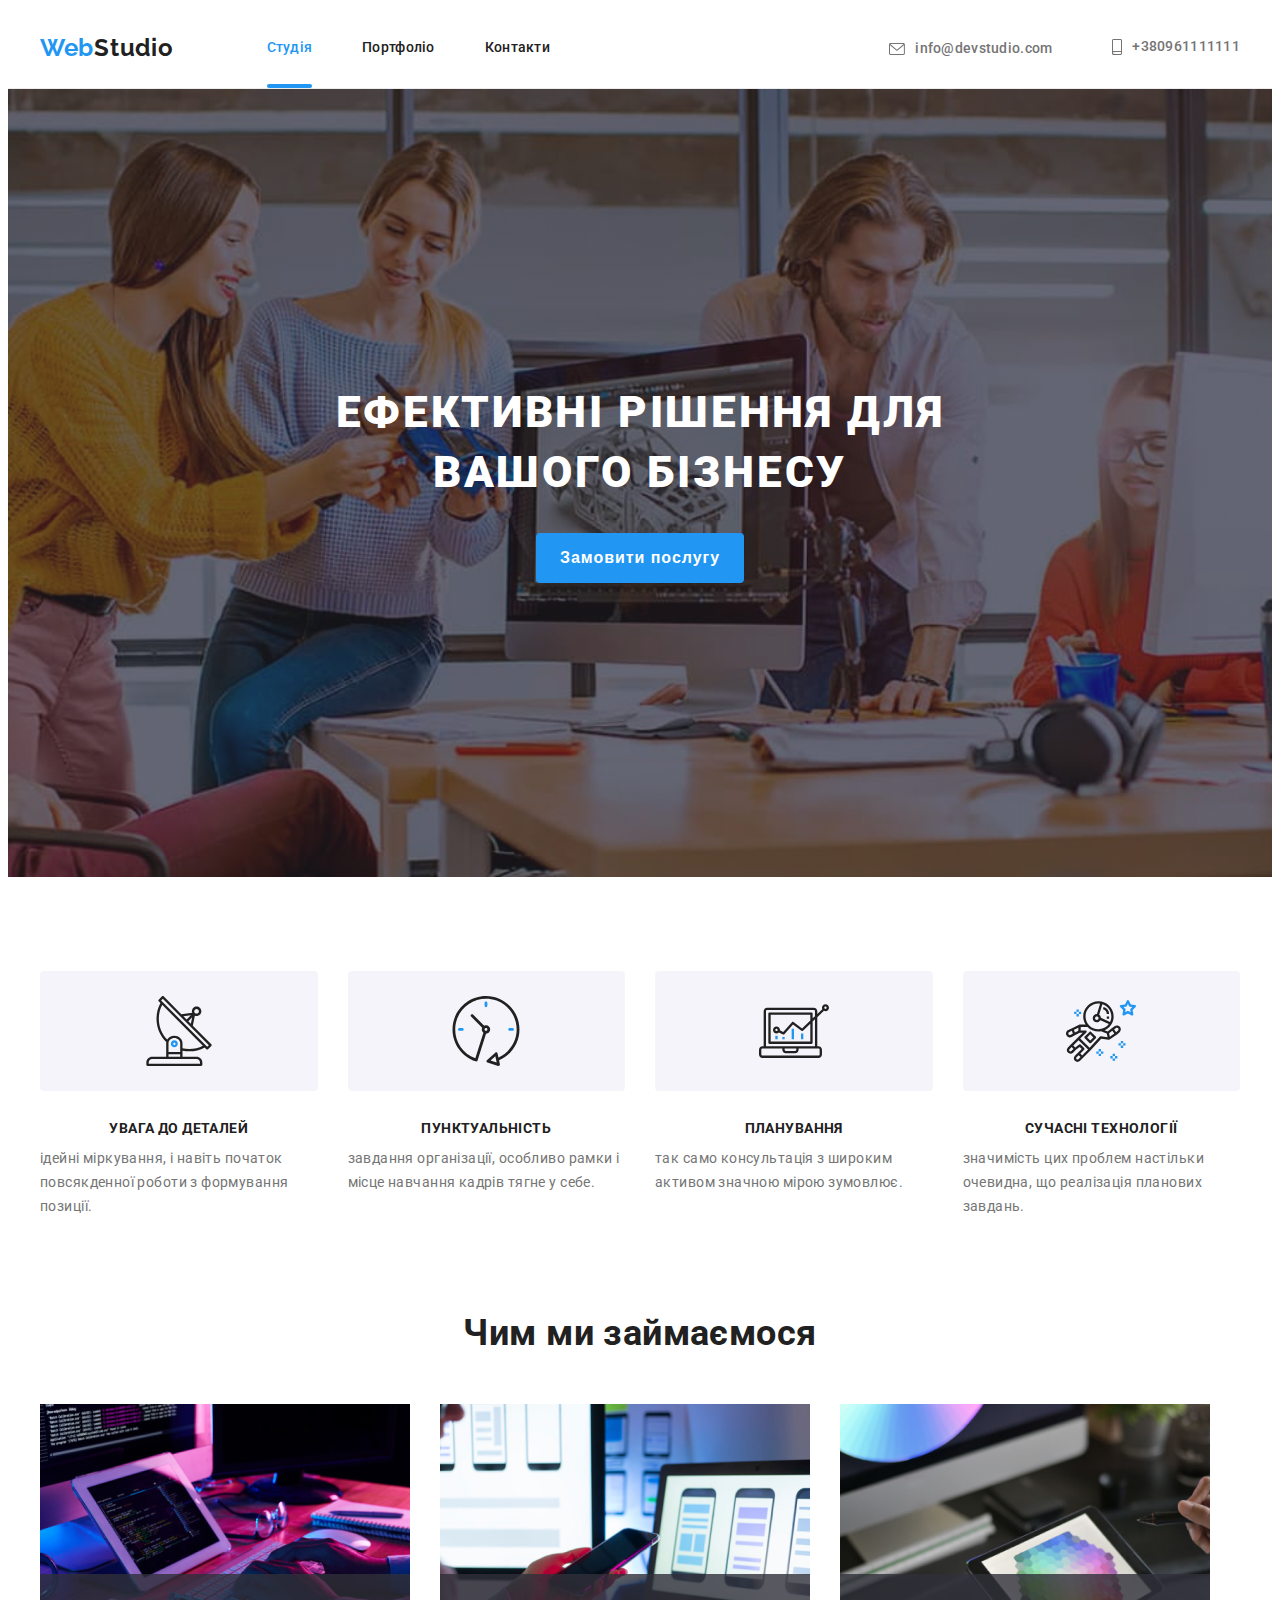
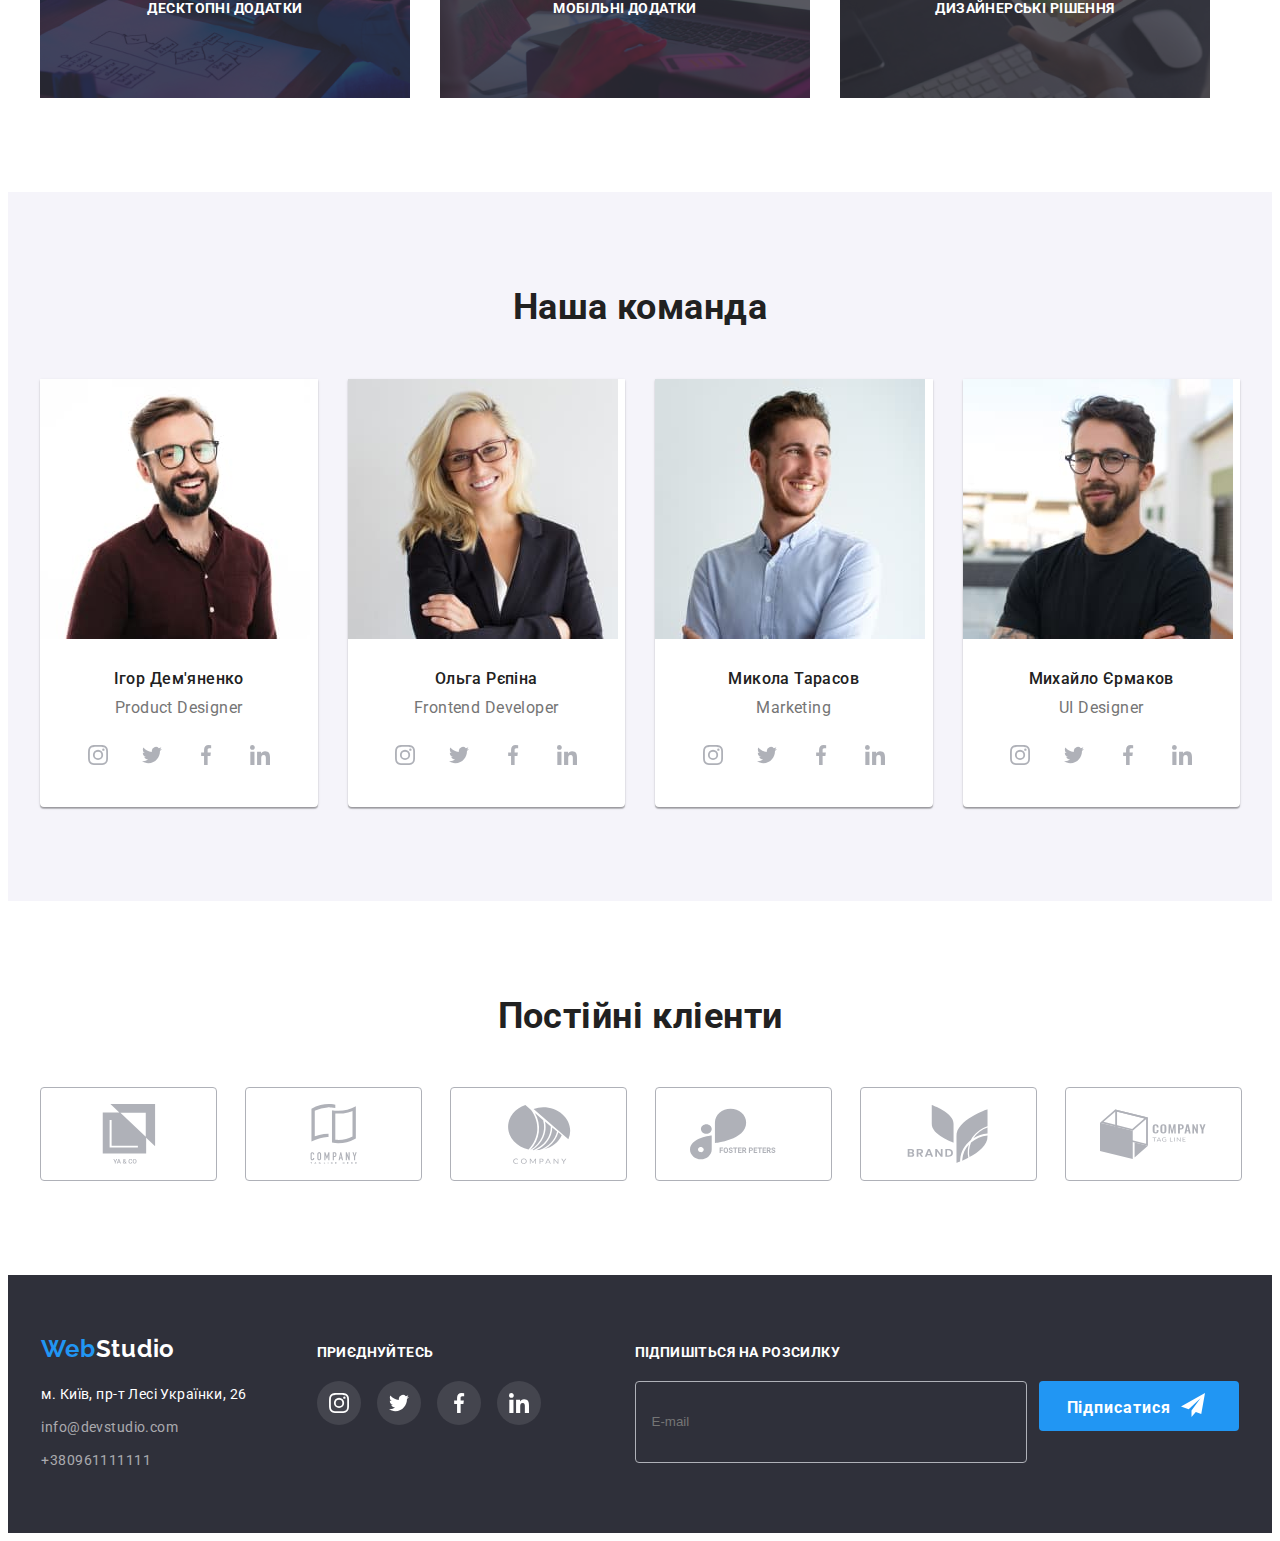
<file: index.html>
<!DOCTYPE html>
<html lang="uk">
  <head>
    <meta charset="UTF-8" />
    <meta name="viewport" content="width=device-width, initial-scale=1.0" />
    <title>Document</title>
    <link
      href="https://fonts.googleapis.com/css2?family=Raleway:wght@700&family=Roboto:wght@400;500;700;900&display=swap"
      rel="stylesheet"
    />
    <link
      rel="stylesheet"
      href="https://cdnjs.cloudflare.com/ajax/libs/modern-normalize/1.1.0/modern-normalize.min.css"
      integrity="sha512-wpPYUAdjBVSE4KJnH1VR1HeZfpl1ub8YT/NKx4PuQ5NmX2tKuGu6U/JRp5y+Y8XG2tV+wKQpNHVUX03MfMFn9Q=="
      crossorigin="anonymous"
      referrerpolicy="no-referrer"
    />
    <link rel="stylesheet" href="./css/main.min.css" />
  </head>
  <body class="page">

    <!--Шапка сайта-->
    <header class="header">
      <div class="container contact__container">
        <nav class="navigation">
          <a href="./index.html" class="logo"
            ><span>Web</span><span class="studio">Studio</span></a
          >
          <ul class="menu list">
            <li><a href="Студія" class="menu__link link current">Студія</a></li>
            <li>
              <a href="./portfolio.html" class="menu__link link">Портфоліо</a>
            </li>
            <li><a href="Контакти" class="menu__link link">Контакти</a></li>
          </ul>
        </nav>
        <ul class="contact contact__item list">
          <li class="contact__list item">
            <a href="mailto:info@devstudio.com" class="contact__link link">
              <svg class="contact__icon" width="16" height="12">
                <use href="./images/icons.svg#icon-mail"></use>
              </svg>
              info@devstudio.com</a
            >
          </li>
          <li class="contact__list item">
            <a href="tel:+380961111111" class="contact__link link">
              <svg class="contact__icon" width="10" height="16">
                <use href="./images/icons.svg#icon-phone"></use>
              </svg>
              +380961111111</a
            >
          </li>
        </ul>
        <button type="button" class="menu-button-open" data-menu-open>
          <svg width="24" height="24">
            <use href="./images/symbol-defs.svg#icon-menu"></use>
          </svg>
      </div>
      <div class="mob-menu is-hidden" data-menu>
        <div class="container">
          <button type="button" class="menu-button-close" data-menu-close>
            <svg width="40" height="40">
              <use href="./images/symbol-defs.svg#icon-close-black"></use>
            </svg>
          </button>
          <ul class="mob-menu__list">
            <li class="mob-menu__item"><a class="mob-menu__link link current" href="./index.html">Студія</a></li>
            <li class="mob-menu__item"><a class="mob-menu__link link" href="./portfolio.html">Портфоліо</a></li>
            <li class="mob-menu__item"><a class="mob-menu__link link" href="#">Контакти</a></li>
          </ul>
           <div class="mob-menu-bottom">
               <div class="mob-connect">
                  <a class="mob-connect__tel link" href="tel:+380961111111">
                     +38 096 111 11 11</a>
                  <a class="mob-connect__link link" href="mailto:info@devstudio.com">
                     info@devstudio.com</a>
               </div>
               <ul class="mob-social list">
                  <li class="mob-social-item"><a class="mob-social__link link" href="https://www.instagram.com">Instagram</a>
                  </li>
                  <li class="mob-social-item"><a class="mob-social__link link mob-social-line"
                        href="https://twitter.com">Twitter</a></li>
                  <li class="mob-social-item"><a class="mob-social__link link mob-social-line"
                        href="https://www.facebook.com">Facebook</a>
                  </li>
                  <li class="mob-social-item"><a class="mob-social__link link mob-social-line"
                        href="https://www.linkedin.com/">Linkedin</a>
                  </li>
               </ul>
            </div>
         </div>
      </div>
    </header>
    <main>
      <!--Герой-->
      <section class="section hero">
        <div class="container">
          <h1 class="hero-main__title">ефективні рішення для вашого бізнесу</h1>
          <button type="button" class="hero-main__btn" data-modal-open>
            Замовити послугу
          </button>
        </div>
      </section>

      <!--Особливості-->

      <section class="section section__peculiarities">
        <div class="container">
          <h2 class="visually-hidden">Переваги</h2>

          <ul class="peculiarities">
            <li class="peculiarities__list item">
              <div class="icons-title">
                <svg class="icons-title__soc icon" width="70" height="70">
                  <use href="./images/symbol-defs.svg#icon-antenna"></use>
                </svg>
              </div>
              <h3 class="peculiarities__title">УВАГА ДО ДЕТАЛЕЙ</h3>
              <p class="peculiarities__text">
                ідейні міркування, і навіть початок повсякденної роботи з
                формування позиції.
              </p>
            </li>
            <li class="peculiarities__list item">
              <div class="icons-title">
                <svg class="icons-title__soc icon" width="70" height="70">
                  <use href="./images/symbol-defs.svg#icon-clock"></use>
                </svg>
              </div>
              <h3 class="peculiarities__title">ПУНКТУАЛЬНІСТЬ</h3>
              <p class="peculiarities__text">
                завдання організації, особливо рамки і місце навчання кадрів
                тягне у себе.
              </p>
            </li>
            <li class="peculiarities__list item">
              <div class="icons-title">
                <svg class="icons-title__soc icon" width="70" height="70">
                  <use href="./images/symbol-defs.svg#icon-diagram"></use>
                </svg>
              </div>
              <h3 class="peculiarities__title">ПЛАНУВАННЯ</h3>
              <p class="peculiarities__text">
                так само консультація з широким активом значною мірою зумовлює.
              </p>
            </li>
            <li class="peculiarities__list item">
              <div class="icons-title">
                <svg class="icons-title__soc icon" width="70" height="70">
                  <use href="./images/symbol-defs.svg#icon-astronaut"></use>
                </svg>
              </div>
              <h3 class="peculiarities__title">СУЧАСНІ ТЕХНОЛОГІЇ</h3>
              <p class="peculiarities__text">
                значимість цих проблем настільки очевидна, що реалізація
                планових завдань.
              </p>
            </li>
          </ul>
        </div>
      </section>

      <!--Чим ми займаємося-->
      <section class="work section">
        <div class="container">
          <h2 class="section-title">Чим ми займаємося</h2>
          <ul class="container-work list">
            <li class="item">
              <div class="description-item">
                <div class="description">
                  <img
                    class="image-work"
                    srcset="./images/img-peg-1x.jpg, ./images/img-peg-2x.jpg"
                    alt="руки на клавіатурі перед планшетом"
                    width="370"
                  />
                  <p class="description-list">десктопні додатки</p>
                </div>
              </div>
            </li>
            <li class="item">
              <div class="description-item">
                <div class="description">
                  <img
                    class="image-work"
                    srcset="./images/img2-peg-1x.jpg, ./images/img2-peg-2x.jpg"
                    alt="планшет в руках"
                    width="370"
                  />
                  <p class="description-list">мобільні додатки</p>
                </div>
              </div>
            </li>
            <li class="item">
              <div class="description-item">
                <div class="description">
                  <img
                    class="image-work"
                    srcset="./images/img3-peg-1x.jpg, ./images/img3-peg-2x.jpg"
                    alt="телефон в руці"
                    width="370"
                  />
                  <p class="description-list">дизайнерські рішення</p>
                </div>
              </div>
            </li>
          </ul>
        </div>
      </section>

      <!--Наша команда-->
      <section class="section team">
        <div class="container">
          <h2 class="section-title">Наша команда</h2>
          <ul class="team-list list">
            <li class="team-container item">
              <picture>
                <source
                  srcset="./images/img-lep-1x.jpg, ./images/img-lep-1x.jpg"
                  media="(min-width:1200px)"
                />
                <source
                  srcset="./images/img-tab-1x.jpg, ./images/img-tab-2x.jpg"
                  media="(min-width:768px)"
                />
                <source
                  srcset="./images/img-mob-1x.jpg, ./images/img-mob-2x.jpg"
                  media="(max-width:767px)"
                />
                <img
                  srcset="./images/img-mob-1x.jpg, ./images/img-mob-2x.jpg"
                  src="./images/img4.jpg"
                  alt="photo"
                />
              </picture>
              <div class="team-comand">
                <h3 class="team-name">Ігор Дем'яненко</h3>
                <p class="team-position">Product Designer</p>
                <ul class="social-list">
                  <li>
                    <a class="social-item" href="">
                      <svg class="icon" width="20" height="20">
                        <use href="./images/icons.svg#icon-instagram"></use>
                      </svg>
                    </a>
                  </li>
                  <li>
                    <a class="social-item" href="">
                      <svg class="icon" width="20" height="20">
                        <use href="./images/icons.svg#icon-twitter"></use>
                      </svg>
                    </a>
                  </li>
                  <li>
                    <a class="social-item" href="">
                      <svg class="icon" width="20" height="20">
                        <use href="./images/icons.svg#icon-facebook"></use>
                      </svg>
                    </a>
                  </li>
                  <li>
                    <a class="social-item" href="">
                      <svg class="icon" width="20" height="20">
                        <use href="./images/icons.svg#icon-linkedin"></use>
                      </svg>
                    </a>
                  </li>
                </ul>
              </div>
            </li>
            <li class="team-container item">
              <picture>
                <source
                  srcset="./images/img2-lep-1x.jpg, ./images/img2-lep-2x.jpg"
                  media="(min-width:1200px)"
                />
                <source
                  srcset="./images/img2-tab-1x.jpg, ./images/img2-tab-2x.jpg"
                  media="(min-width:768px)"
                />
                <source
                  srcset="./images/img2-mob-1x.jpg, ./images/img2-mob-2x.jpg"
                  media="(max-width:767px)"
                />
                <img
                  srcset="./images/img2-mob-1x.jpg, ./images/img2-mob-2x.jpg"
                  src="./images/img2.jpg"
                  alt="photo"
                />
              </picture>
              <div class="team-comand">
                <h3 class="team-name">Ольга Рєпіна</h3>
                <p class="team-position">Frontend Developer</p>
                <ul class="social-list">
                  <li>
                    <a class="social-item" href="">
                      <svg class="icon" width="20" height="20">
                        <use href="./images/icons.svg#icon-instagram"></use>
                      </svg>
                    </a>
                  </li>
                  <li class="social-item">
                    <a class="social-item" href="">
                      <svg class="icon" width="20" height="20">
                        <use href="./images/icons.svg#icon-twitter"></use>
                      </svg>
                    </a>
                  </li>
                  <li class="social-item">
                    <a class="social-item" href="">
                      <svg class="icon" width="20" height="20">
                        <use href="./images/icons.svg#icon-facebook"></use>
                      </svg>
                    </a>
                  </li>
                  <li>
                    <a class="social-item" href="">
                      <svg class="icon" width="20" height="20">
                        <use href="./images/icons.svg#icon-linkedin"></use>
                      </svg>
                    </a>
                  </li>
                </ul>
              </div>
            </li>
            <li class="team-container item">
              <picture>
                <source
                  srcset="./images/img3-lep-1x.jpg, ./images/img3-lep-2x.jpg"
                  media="(min-width:1200px)"
                />
                <source
                  srcset="./images/img3-tab-1x.jpg, ./images/img3-tab-2x.jpg"
                  media="(min-width:768px)"
                />
                <source
                  srcset="./images/img3-mob-1x.jpg, ./images/img3-mob-2x.jpg"
                  media="(max-width:767px)"
                />
                <img
                  srcset="./images/img3-mob-1x.jpg, ./images/img3-mob-2x.jpg"
                  src="./images/img5.jpg"
                  alt="photo"
                />
              </picture>
              <div class="team-comand">
                <h3 class="team-name">Микола Тарасов</h3>
                <p class="team-position">Marketing</p>
                <ul class="social-list">
                  <li>
                    <a class="social-item" href="">
                      <svg class="icon" width="20" height="20">
                        <use href="./images/icons.svg#icon-instagram"></use>
                      </svg>
                    </a>
                  </li>
                  <li>
                    <a class="social-item" href="">
                      <svg class="icon" width="20" height="20">
                        <use href="./images/icons.svg#icon-twitter"></use>
                      </svg>
                    </a>
                  </li>
                  <li>
                    <a class="social-item" href="">
                      <svg class="icon" width="20" height="20">
                        <use href="./images/icons.svg#icon-facebook"></use>
                      </svg>
                    </a>
                  </li>
                  <li>
                    <a class="social-item" href="">
                      <svg class="icon" width="20" height="20">
                        <use href="./images/icons.svg#icon-linkedin"></use>
                      </svg>
                    </a>
                  </li>
                </ul>
              </div>
            </li>
            <li class="team-container item">
              <picture>
                <source
                  srcset="./images/img4-lep-1x.jpg, ./images/img4-lep-2x.jpg"
                  media="(min-width:1200px)"
                />
                <source
                  srcset="./images/img4-tab-1x.jpg, ./images/img4-tab-2x.jpg"
                  media="(min-width:768px)"
                />
                <source
                  srcset="./images/img4-mob-1x.jpg, ./images/img4-mob-2x.jpg"
                  media="(max-width:767px)"
                />
                <img
                  srcset="./images/img4-mob-1x.jpg, ./images/img4-mob-2x.jpg"
                  src="./images/img3.jpg"
                  alt="photo"
                />
              </picture>
              <div class="team-comand">
                <h3 class="team-name">Михайло Єрмаков</h3>
                <p class="team-position">UI Designer</p>
                <ul class="social-list">
                  <li>
                    <a class="social-item" href="">
                      <svg class="icon" width="20" height="20">
                        <use href="./images/icons.svg#icon-instagram"></use>
                      </svg>
                    </a>
                  </li>
                  <li>
                    <a class="social-item" href="">
                      <svg class="icon" width="20" height="20">
                        <use href="./images/icons.svg#icon-twitter"></use>
                      </svg>
                    </a>
                  </li>
                  <li>
                    <a class="social-item" href="">
                      <svg class="icon" width="20" height="20">
                        <use href="./images/icons.svg#icon-facebook"></use>
                      </svg>
                    </a>
                  </li>
                  <li>
                    <a class="social-item" href="">
                      <svg class="icon" width="20" height="20">
                        <use href="./images/icons.svg#icon-linkedin"></use>
                      </svg>
                    </a>
                  </li>
                </ul>
              </div>
            </li>
          </ul>
        </div>
      </section>
      <!--Постійні кліенти-->
      <section class="section">
        <div class="container">
          <h2 class="section-title">Постійні кліенти</h2>
          <ul class="clients">
            <li class="clients-list item">
              <a class="clients-link" href="">
                <svg class="icon" width="106" height="60">
                  <use href="./images/icons.svg#icon-logo1"></use>
                </svg>
              </a>
            </li>
            <li class="clients-list item">
              <a class="clients-link" href="">
                <svg class="icon" width="106" height="60">
                  <use href="./images/icons.svg#icon-logo2"></use>
                </svg>
              </a>
            </li>
            <li class="clients-list item">
              <a class="clients-link" href="">
                <svg class="icon" width="106" height="60">
                  <use href="./images/icons.svg#icon-logo3"></use>
                </svg>
              </a>
            </li>
            <li class="clients-list item">
              <a class="clients-link" href="">
                <svg class="icon" width="106" height="60">
                  <use href="./images/icons.svg#icon-logo4"></use>
                </svg>
              </a>
            </li>
            <li class="clients-list item">
              <a class="clients-link" href="">
                <svg class="icon" width="106" height="60">
                  <use href="./images/icons.svg#icon-logo5"></use>
                </svg>
              </a>
            </li>
            <li class="clients-list item">
              <a class="clients-link" href="">
                <svg class="icon" width="106" height="60">
                  <use href="./images/icons.svg#icon-logo6"></use>
                </svg>
              </a>
            </li>
          </ul>
        </div>
      </section>
    </main>
    <!--Футер-->
    <footer class="footer">
      <div class="container container-wrap">
        <div class="container-content">
          <a href="./index.html" class="logo logo-title"
            ><span>Web</span><span class="tipo">Studio</span></a
          >
          <address class="address">
            <ul class="address-list">
              <li>
                <a
                  href="https://www.google.com.ua/maps/place/%d0%b1%d1%83%d0%bb.+%d0%9b%d0%b5%d1%81%d0%b8+%d0%a3%d0%ba%d1%80%d0%b0%d0%b8%d0%bd%d0%ba%d0%b8,+26,+%d0%9a%d0%b8%d0%b5%d0%b2,+02000/@50.4265807,30.5383858,17z/data=!3m1!4b1!4m5!3m4!1s0x40d4cf0e033ecbe9:0x57a4dffefec77da0!8m2!3d50.4265807!4d30.5383858?hl=ru"
                  target="_blank"
                  rel="noopener noreferrer"
                  class="address-city"
                >
                  м. Київ, пр-т Лесі Українки, 26</a
                >
              </li>
              <li class="top-list">
                <a href="mailto:info@devstudio.com" class="address-mail"
                  >info@devstudio.com</a
                >
              </li>
              <li class="top-list">
                <a href="tel:+380961111111" class="address-tel"
                  >+380961111111</a
                >
              </li>
            </ul>
          </address>
        </div>
        <div class="social-container-wrapper">
          <h2 class="social-title">Приєднуйтесь</h2>
          <ul class="social-main-list">
            <li class="social-top-icon">
              <a href="" class="social-link link">
                <svg class="icon-social" width="20" height="20">
                  <use href="./images/icons.svg#icon-instagram"></use>
                </svg>
              </a>
            </li>
            <li class="social-top-icon">
              <a href="" class="social-link link">
                <svg class="icon-social" width="20" height="20">
                  <use href="./images/icons.svg#icon-twitter"></use>
                </svg>
              </a>
            </li>
            <li class="social-top-icon">
              <a href="" class="social-link link">
                <svg class="icon-social" width="20" height="20">
                  <use href="./images/icons.svg#icon-facebook"></use>
                </svg>
              </a>
            </li>
            <li class="social-top-icon">
              <a href="" class="social-link link">
                <svg class="icon-social" width="20" height="20">
                  <use href="./images/icons.svg#icon-linkedin"></use>
                </svg>
              </a>
            </li>
          </ul>
        </div>
        <form>
          <div class="subscription">
            <h2 class="social-title">Підпишіться на розсилку</h2>
            <label class="subscription-list">
              <input type="email" name="email" placeholder="E-mail" />
              <button class="btn-subscription" type="submit">
                Підписатися
                <svg class="icon-subscription" width="24" height="24">
                  <use href="./images/symbol-defs.svg#icon-fly"></use>
                </svg>
              </button>
            </label>
          </div>
        </form>
      </div>
    </footer>

    <div class="backdrop is-hidden" data-modal>
      <div class="modal">
        <button type="button" class="button-close" data-modal-close>
          <svg class="icon-btn-close" width="18" height="18">
            <use href="./images/symbol-defs.svg#icon-close-black"></use>
          </svg>
        </button>
        <h2 class="modal-title">Залиште свої дані, ми вам передзвонимо</h2>
        <form class="form">
          <label class="form-field">
            <span class="form-label">Ім'я</span>
            <input type="text" name="text" />
            <span class="icon-contact">
              <svg class="icon-modal" width="18" height="18">
                <use href="./images/symbol-defs.svg#icon-person-1"></use>
              </svg>
            </span>
          </label>
          <label class="form-field">
            <span class="form-label">Телефон</span>
            <input type="tel" name="tel" />
            <span class="icon-contact">
              <svg class="icon-modal" width="18" height="18">
                <use href="./images/symbol-defs.svg#icon-phone-1"></use>
              </svg>
            </span>
          </label>
          <label class="form-field">
            <span class="form-label">Пошта</span>
            <input type="email" name="email" />
            <span class="icon-contact">
              <svg class="icon-modal" width="18" height="18">
                <use href="./images/symbol-defs.svg#icon-email-1"></use>
              </svg>
            </span>
          </label>
          <label class="form-field form-field-textaria">
            <span class="form-label">Коментар</span>
            <textarea
              class="comment-text"
              name="comment"
              rows="8"
              placeholder="Введіть текст"
            ></textarea>
          </label>
          <label class="form-checkbox">
            <input class="checkbox" type="checkbox" name="coordination" />
            <span class="icon-checkbox"></span>
            Погоджуюся з розсилкою та приймаю
            <a href="" class="condition">Умови договору</a>
          </label>

          <button class="btn-modal" type="submit">Відправити</button>
        </form>
      </div>
    </div>
    <script src="./js/modal.js"></script>
    <script src="./js/menu.js"></script>
  </body>

</html>
</file>
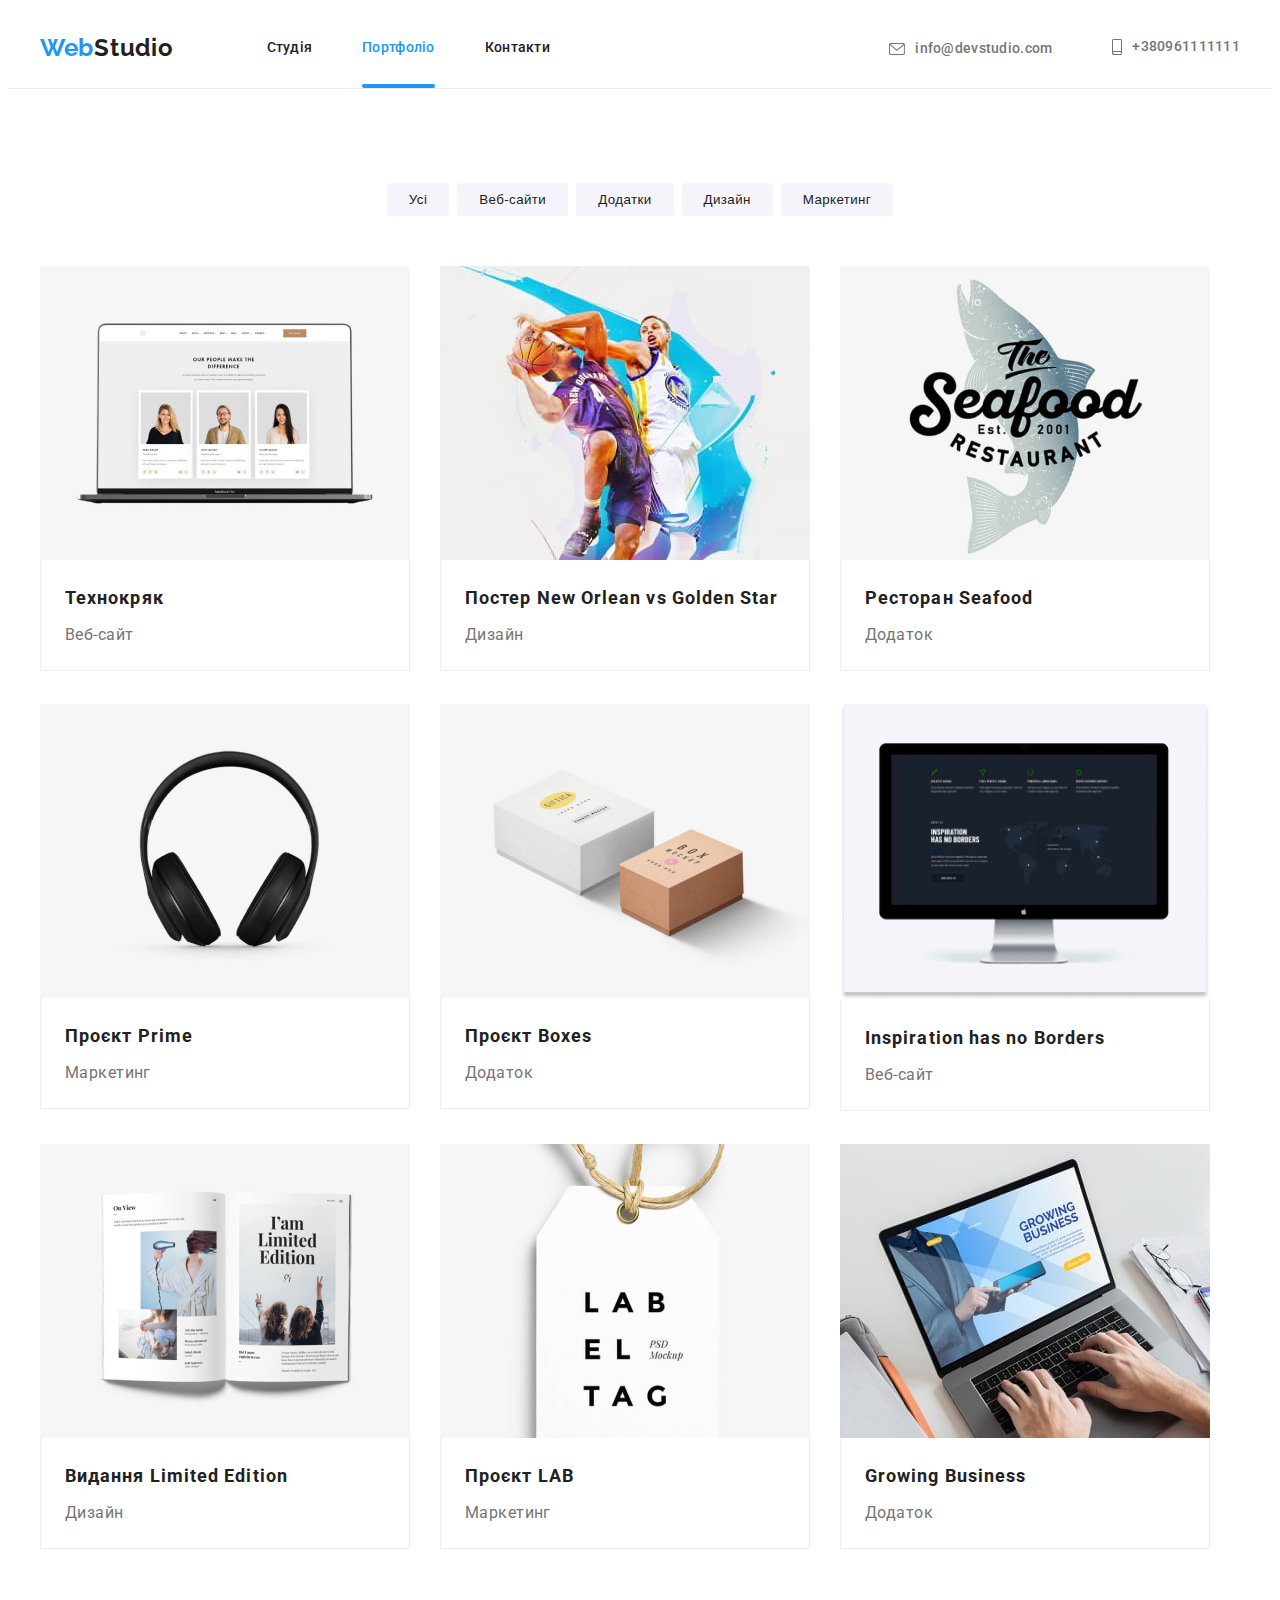
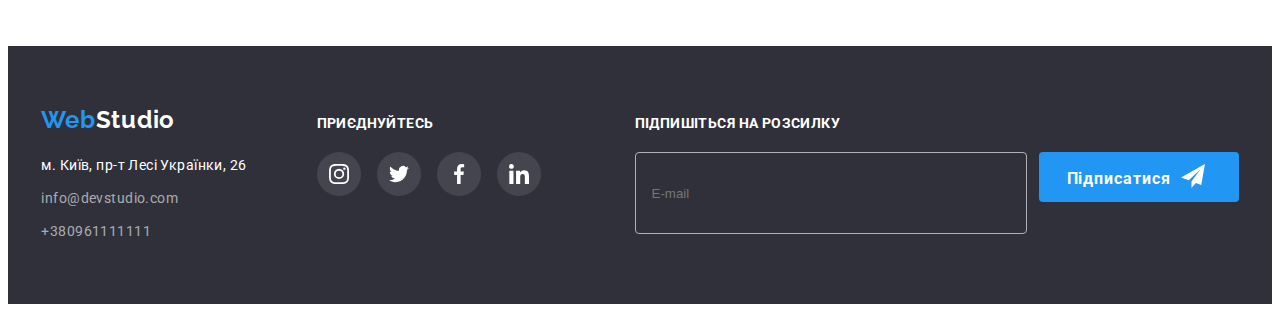
<file: portfolio.html>
<!DOCTYPE html>
<html lang="en">
  <head>
    <meta charset="UTF-8" />
    <meta http-equiv="X-UA-Compatible" content="IE=edge" />
    <meta name="viewport" content="width=device-width, initial-scale=1.0" />
    <title>Document</title>
    <link
      href="https://fonts.googleapis.com/css2?family=Raleway:wght@700&family=Roboto:wght@400;500;700;900&display=swap"
      rel="stylesheet"
    />
    <link
      rel="stylesheet"
      href="https://cdnjs.cloudflare.com/ajax/libs/modern-normalize/1.1.0/modern-normalize.min.css"
      integrity="sha512-wpPYUAdjBVSE4KJnH1VR1HeZfpl1ub8YT/NKx4PuQ5NmX2tKuGu6U/JRp5y+Y8XG2tV+wKQpNHVUX03MfMFn9Q=="
      crossorigin="anonymous"
      referrerpolicy="no-referrer"
    />
    <link rel="stylesheet" href="./css/main.min.css" />
  </head>

  <body class="page">
    <!--Шапка сайта-->
    <header class="header">
      <div class="container contact__container">
        <nav class="navigation">
          <a href="./index.html" class="logo"
            ><span>Web</span><span class="studio">Studio</span></a
          >
          <ul class="menu list">
            <li><a href="./index.html" class="menu__link link">Студія</a></li>
            <li>
              <a href="Портфоліо" class="menu__link link current">Портфоліо</a>
            </li>
            <li><a href="Контакти" class="menu__link link">Контакти</a></li>
          </ul>
        </nav>
        <ul class="contact contact__item list">
          <li class="contact__list item">
            <a href="mailto:info@devstudio.com" class="contact__link link">
              <svg class="contact__icon" width="16" height="12">
                <use href="./images/icons.svg#icon-mail"></use>
              </svg>
              info@devstudio.com</a
            >
          </li>
          <li class="contact__list item">
            <a href="tel:+380961111111" class="contact__link link">
              <svg class="contact__icon" width="10" height="16">
                <use href="./images/icons.svg#icon-phone"></use>
              </svg>
              +380961111111</a
            >
          </li>
        </ul>
      </div>
    </header>
    <main>
      <!--Контент страници портфолио-->
      <section class="section">
        <div class="container">
          <h1 class="visually-hidden">Приклади робіт</h1>
          <ul class="btns list">
            <li><button type="button" class="btn-style">Усі</button></li>
            <li><button type="button" class="btn-style">Веб-сайти</button></li>
            <li><button type="button" class="btn-style">Додатки</button></li>
            <li><button type="button" class="btn-style">Дизайн</button></li>
            <li><button type="button" class="btn-style">Маркетинг</button></li>
          </ul>
          <ul class="desing-page">
            <li class="addition">
              <div class="addition-style">
                <a class="items" href="">
                  <div class="addition-list">
                    <p class="work-text">
                      Ресурс пропонує комплексні пропозиції з різним рівнем
                      функціоналу та сервісів. Все це дозволить відвідувачу
                      отримати вичерпні відомості про компанію чи приватну
                      особу.
                    </p>
                    <img
                      src="./images/img6.jpg"
                      alt="фото ноутбука"
                      width="370"
                    />
                  </div>
                  <div class="desing-style">
                    <h2 class="desing-list">Технокряк</h2>
                    <p class="desing-title">Веб-сайт</p>
                  </div>
                </a>
              </div>
            </li>
            <li class="addition">
              <div class="addition-style">
                <a class="items" href="">
                  <div class="addition-list">
                    <img
                      src="./images/img7.jpg"
                      alt="фото спортсмени"
                      width="370"
                    />
                    <div class="desing-text">
                      <p class="work-text">
                        Ресурс пропонує комплексні пропозиції з різним рівнем
                        функціоналу та сервісів. Все це дозволить відвідувачу
                        отримати вичерпні відомості про компанію чи приватну
                        особу.
                      </p>
                    </div>
                  </div>
                  <div class="desing-style">
                    <h2 class="desing-list">
                      Постер New Orlean vs Golden Star
                    </h2>
                    <p class="desing-title">Дизайн</p>
                  </div>
                </a>
              </div>
            </li>
            <li class="addition">
              <div class="addition-style">
                <a class="items" href="">
                  <div class="addition-list">
                    <img
                      src="./images/img8.jpg"
                      alt="фото логотип ресторану"
                      width="370"
                    />
                    <div class="desing-text">
                      <p class="work-text">
                        Ресурс пропонує комплексні пропозиції з різним рівнем
                        функціоналу та сервісів. Все це дозволить відвідувачу
                        отримати вичерпні відомості про компанію чи приватну
                        особу.
                      </p>
                    </div>
                  </div>
                  <div class="desing-style">
                    <h2 class="desing-list">Ресторан Seafood</h2>
                    <p class="desing-title">Додаток</p>
                  </div>
                </a>
              </div>
            </li>
            <li class="addition">
              <div class="addition-style">
                <a class="items" href="">
                  <div class="addition-list">
                    <img
                      src="./images/img9.jpg"
                      alt="фото навушники"
                      width="370"
                    />
                    <div class="desing-text">
                      <p class="work-text">
                        Ресурс пропонує комплексні пропозиції з різним рівнем
                        функціоналу та сервісів. Все це дозволить відвідувачу
                        отримати вичерпні відомості про компанію чи приватну
                        особу.
                      </p>
                    </div>
                  </div>
                  <div class="desing-style">
                    <h2 class="desing-list">Проєкт Prime</h2>
                    <p class="desing-title">Маркетинг</p>
                  </div>
                </a>
              </div>
            </li>
            <li class="addition">
              <div class="addition-style">
                <a class="items" href="">
                  <div class="addition-list">
                    <img
                      src="./images/img10.jpg"
                      alt="фото коробок"
                      width="370"
                    />
                    <div class="desing-text">
                      <p class="work-text">
                        Ресурс пропонує комплексні пропозиції з різним рівнем
                        функціоналу та сервісів. Все це дозволить відвідувачу
                        отримати вичерпні відомості про компанію чи приватну
                        особу.
                      </p>
                    </div>
                  </div>
                  <div class="desing-style">
                    <h2 class="desing-list">Проєкт Boxes</h2>
                    <p class="desing-title">Додаток</p>
                  </div>
                </a>
              </div>
            </li>
            <li class="addition">
              <div class="addition-style">
                <a class="items" href="">
                  <div class="addition-list">
                    <img
                      src="./images/img11.jpg"
                      alt="фото монітора"
                      width="370"
                    />
                    <div class="desing-text">
                      <p class="work-text">
                        Ресурс пропонує комплексні пропозиції з різним рівнем
                        функціоналу та сервісів. Все це дозволить відвідувачу
                        отримати вичерпні відомості про компанію чи приватну
                        особу.
                      </p>
                    </div>
                  </div>
                  <div class="desing-style">
                    <h2 class="desing-list">Inspiration has no Borders</h2>
                    <p class="desing-title">Веб-сайт</p>
                  </div>
                </a>
              </div>
            </li>
            <li class="addition">
              <div class="addition-style">
                <a class="items" href="">
                  <div class="addition-list">
                    <img
                      src="./images/img12.jpg"
                      alt="фото книжки"
                      width="370"
                    />
                    <div class="desing-text">
                      <p class="work-text">
                        Ресурс пропонує комплексні пропозиції з різним рівнем
                        функціоналу та сервісів. Все це дозволить відвідувачу
                        отримати вичерпні відомості про компанію чи приватну
                        особу.
                      </p>
                    </div>
                  </div>
                  <div class="desing-style">
                    <h2 class="desing-list">Видання Limited Edition</h2>
                    <p class="desing-title">Дизайн</p>
                  </div>
                </a>
              </div>
            </li>
            <li class="addition">
              <div class="addition-style">
                <a class="items" href="">
                  <div class="addition-list">
                    <img
                      src="./images/img13.jpg"
                      alt="фото етикетки"
                      width="370"
                    />
                    <div class="desing-text">
                      <p class="work-text">
                        Ресурс пропонує комплексні пропозиції з різним рівнем
                        функціоналу та сервісів. Все це дозволить відвідувачу
                        отримати вичерпні відомості про компанію чи приватну
                        особу.
                      </p>
                    </div>
                  </div>
                  <div class="desing-style">
                    <h2 class="desing-list">Проєкт LAB</h2>
                    <p class="desing-title">Маркетинг</p>
                  </div>
                </a>
              </div>
            </li>
            <li class="addition">
              <div class="addition-style">
                <a class="items" href="">
                  <div class="addition-list">
                    <img
                      src="./images/img14.jpg"
                      alt="фото руки на ноутбуці"
                      width="370"
                    />
                    <div class="desing-text">
                      <p class="work-text">
                        Ресурс пропонує комплексні пропозиції з різним рівнем
                        функціоналу та сервісів. Все це дозволить відвідувачу
                        отримати вичерпні відомості про компанію чи приватну
                        особу.
                      </p>
                    </div>
                  </div>
                  <div class="desing-style">
                    <h2 class="desing-list">Growing Business</h2>
                    <p class="desing-title">Додаток</p>
                  </div>
                </a>
              </div>
            </li>
          </ul>
        </div>
      </section>
    </main>
    <!--Футер-->

    <footer class="footer">
      <div class="container container-wrap">
        <div class="container-content">
          <a href="./index.html" class="logo logo-title"
            ><span>Web</span><span class="tipo">Studio</span></a
          >
          <address class="address">
            <ul class="address-list">
              <li>
                <a
                  href="https://www.google.com.ua/maps/place/%D0%B1%D1%83%D0%BB.+%D0%9B%D0%B5%D1%81%D0%B8+%D0%A3%D0%BA%D1%80%D0%B0%D0%B8%D0%BD%D0%BA%D0%B8,+26,+%D0%9A%D0%B8%D0%B5%D0%B2,+02000/@50.4265807,30.5383858,17z/data=!3m1!4b1!4m5!3m4!1s0x40d4cf0e033ecbe9:0x57a4dffefec77da0!8m2!3d50.4265807!4d30.5383858?hl=ru"
                  target="_blank"
                  rel="noopener noreferrer"
                  class="address-city"
                >
                  м. Київ, пр-т Лесі Українки, 26</a
                >
              </li>
              <li class="top-list">
                <a href="mailto:info@devstudio.com" class="address-mail"
                  >info@devstudio.com</a
                >
              </li>
              <li class="top-list">
                <a href="tel:+380961111111" class="address-tel"
                  >+380961111111</a
                >
              </li>
            </ul>
          </address>
        </div>
        <div class="social-container-wrapper">
          <h2 class="social-title">Приєднуйтесь</h2>
          <ul class="social-main-list">
            <li class="social-top-icon">
              <a href="" class="social-link link">
                <svg class="icon-social" width="20" height="20">
                  <use href="./images/icons.svg#icon-instagram"></use>
                </svg>
              </a>
            </li>
            <li class="social-top-icon">
              <a href="" class="social-link link">
                <svg class="icon-social" width="20" height="20">
                  <use href="./images/icons.svg#icon-twitter"></use>
                </svg>
              </a>
            </li>
            <li class="social-top-icon">
              <a href="" class="social-link link">
                <svg class="icon-social" width="20" height="20">
                  <use href="./images/icons.svg#icon-facebook"></use>
                </svg>
              </a>
            </li>
            <li class="social-top-icon">
              <a href="" class="social-link link">
                <svg class="icon-social" width="20" height="20">
                  <use href="./images/icons.svg#icon-linkedin"></use>
                </svg>
              </a>
            </li>
          </ul>
        </div>
        <form action="">
          <div class="subscription">
            <h2 class="social-title">Підпишіться на розсилку</h2>
            <label class="subscription-list">
              <input type="email" name="email" placeholder="E-mail" />
              <button class="btn-subscription" type="submit">
                Підписатися
                <svg class="icon-subscription" width="24" height="24">
                  <use href="./images/symbol-defs.svg#icon-fly"></use>
                </svg>
              </button>
            </label>
          </div>
        </form>
      </div>
    </footer>
    <script src="./js/modal.js"></script>
  </body>
</html>
</file>
<file: css/main.min.css>
:root{--primary-text-color: #212121;--title-text-color: #757575;--accent-color: #2196f3;--primary-white-color: #ffffff;--primary-black-color: #2f303a;--title-white-color: rgba(255, 255, 255, 0.6);--background-grey-color: #F5F4FA;--icons-color: rgba(175, 177, 184, 1);--modal-text-color: rgba(117, 117, 117, 0.5);--gradient: linear-gradient(to right, rgba(47, 48, 58, 0.4), rgba(47, 48, 58, 0.4))}.visually-hidden{position:absolute;width:1px;height:1px;margin:-1px;border:0;padding:0;white-space:nowrap;-webkit-clip-path:inset(100%);clip-path:inset(100%);clip:rect(0 0 0 0);overflow:hidden}p,h1,h2,h3,h4,h5,h6{margin:0}ul{margin:0;padding-left:0;list-style:none}a{text-decoration:none}.button{cursor:pointer}img{display:block;max-width:100%;height:auto}body{background-color:var(--primary-white-color);color:var(--primary-text-color);font-family:roboto,sans-serif;font-size:14px;letter-spacing:.03em}.list{padding:0;margin:0;list-style:none}.link{display:flex;align-items:center;text-decoration:none;margin:0}.no-scroll{overflow:hidden}.container{width:100%;padding:0px 15px;margin-left:auto;margin-right:auto}@media screen and (min-width: 480px){.container{width:480px}}@media screen and (min-width: 768px){.container{width:768px}}@media screen and (min-width: 1200px){.container{width:1200px}}.backdrop.is-hidden{visibility:hidden;opacity:0;pointer-events:none}.backdrop{position:fixed;top:0;left:0;width:100%;height:100%;background-color:rgba(0,0,0,.2);opacity:1;transition:opacity 250ms cubic-bezier(0.4, 0, 0.2, 1),visibility 250ms cubic-bezier(0.4, 0, 0.2, 1)}.modal{position:absolute;top:50%;left:50%;border-radius:4px;width:300px;padding:35px 20px;background-color:#fff;transform:translate(-50%, -50%) scaleY(1);transition:transform 250ms linear}@media screen and (min-width: 480px){.modal{padding:40px;width:450px}}@media screen and (min-width: 1200px){.modal{padding:40px;min-width:528px;min-height:581px}}.backdrop.is-hidden .modal{transform:translate(-50%, -50%) scaleY(0)}.button-close{display:flex;align-items:center;justify-content:center;cursor:pointer;position:absolute;right:8px;top:8px;width:30px;height:30px;background-color:rgba(0,0,0,0);border-radius:50%;border:1px solid rgba(0,0,0,.1);transition:fill 250ms cubic-bezier(0.4, 0, 0.2, 1)}.button-close:focus,.button-close:hover{fill:var(--accent-color)}.modal-title{font-weight:700;font-size:20px;line-height:1.5;text-align:center;letter-spacing:.03em;margin-bottom:12px}@media screen and (min-width: 768px){.modal-title{font-weight:700;font-size:20px;line-height:1.5;text-align:center;letter-spacing:.03em}}@media screen and (min-width: 1200px){.modal-title{font-weight:700;font-size:20px;line-height:1.15;text-align:center;letter-spacing:.03em}}.form{margin-left:auto;margin-right:auto}.form-field{position:relative;display:block;margin-bottom:10px}.form-label{display:block;margin-bottom:4px;font-size:12px;line-height:1.17;letter-spacing:.01em;color:var(--title-text-color)}.form-field input{width:100%;height:40px;margin:0;padding:11px 12px 11px 42px;border-radius:4px;border:1px solid var(--icons-color);transition:border-color 250ms cubic-bezier(0.4, 0, 0.2, 1);outline:none}.form-field input:focus{border-color:var(--accent-color)}.form-checkbox{display:flex;align-items:center;justify-content:center;margin-bottom:30px;font-size:12px;line-height:1.71;color:var(--title-text-color)}@media screen and (min-width: 768px){.form-checkbox{font-size:12px}}@media screen and (min-width: 1200px){.form-checkbox{font-size:14px}}@media screen and (max-width: 480px){.form-checkbox{font-size:8px}}.form-field textarea{display:block;resize:none;width:100%;height:120px;font-size:12px;line-height:1.17;letter-spacing:.01em;padding:12px 16px;border-radius:4px;border:1px solid var(--icons-color);outline:none}.form-field textarea:focus{border-color:var(--accent-color)}.form-field-textaria{margin-bottom:20px}.btn-modal{display:block;align-items:center;text-align:center;margin:0 auto;font-family:inherit;font-style:normal;font-weight:700;font-size:16px;line-height:1.88;letter-spacing:.06em;width:200px;height:50px;color:var(--primary-white-color);background-color:var(--accent-color);border-radius:4px;cursor:pointer;border:none}.condition{margin-left:5px;color:var(--accent-color);font-size:12px;line-height:1.71;-webkit-text-decoration-line:underline;text-decoration-line:underline}@media screen and (min-width: 768px){.condition{font-size:12px}}@media screen and (min-width: 1200px){.condition{font-size:14px}}@media screen and (max-width: 480px){.condition{font-size:8px}}.checkbox{-webkit-appearance:none;-moz-appearance:none;appearance:none;position:absolute}.icon-checkbox{display:inline-block;width:16px;height:15px;border:2px solid var(--primary-text-color);border-radius:4px;margin-right:7px}.checkbox:checked+.icon-checkbox{border-color:rgba(0,0,0,0);background-color:var(--accent-color);background-image:url("../images/icon check.svg");background-size:contain;background-origin:border-box;background-position:center}.icon-modal{position:absolute;top:50%;left:12px;margin:0;transition:fill 250ms cubic-bezier(0.4, 0, 0.2, 1);outline:none}.form-field:focus-within .icon-modal{fill:var(--accent-color)}.section{padding-top:60px;padding-bottom:60px}@media screen and (min-width: 768px){.section{padding-top:60px;padding-bottom:60px}}@media screen and (min-width: 1200px){.section{padding-top:94px;padding-bottom:94px}}.header{border-bottom:1px solid #ececec}.navigation,.contact__container{display:flex;width:100%;align-items:center}@media screen and (min-width: 768px){.navigation,.contact__container{width:768px}}@media screen and (min-width: 1200px){.navigation,.contact__container{width:1200px}}.contact{display:none;width:100%;align-items:center}@media screen and (min-width: 768px){.contact{display:flex}.contact li:not(:first-child){margin-left:50px}}@media screen and (min-width: 1200px){.contact{display:flex;justify-content:flex-end;margin-left:93px}.contact li:not(:first-child){margin-left:50px}}.menu{display:none;align-items:center}@media screen and (min-width: 768px){.menu{display:flex;margin-left:87px}.menu li:not(:first-child){margin-left:50px}}@media screen and (min-width: 1200px){.menu{display:flex;margin-left:93px}.menu li:not(:first-child){margin-left:50px}}.logo{display:inline-block;color:var(--accent-color);font-family:raleway,sans-serif;font-size:26px;font-weight:700;line-height:1.19;letter-spacing:.03em}@media screen and (min-width: 768px){.logo{font-size:24px;font-weight:700;line-height:1.1666666667;letter-spacing:.03em}}@media screen and (min-width: 480px){.logo{font-size:24px;font-weight:700;line-height:1.1666666667;letter-spacing:.03em}}.studio{color:var(--primary-text-color)}.menu .link{display:block;padding:32px 0;font-weight:500;color:var(--primary-text-color);line-height:1.14;letter-spacing:.02em;text-decoration:none;transition:color 250ms cubic-bezier(0.4, 0, 0.2, 1)}.menu .link:hover,.menu .link:focus{color:var(--accent-color)}.contact__item{margin-left:auto;transition:color 250ms cubic-bezier(0.4, 0, 0.2, 1)}@media screen and (min-width: 768px){.contact__item{display:flex;align-items:baseline;flex-direction:column;gap:10px}}@media screen and (min-width: 1200px){.contact__item{flex-direction:row}}.menu__link{position:relative}.contact__icon{fill:currentColor;margin-right:10px}.contact__list .link{transition:color 250ms cubic-bezier(0.4, 0, 0.2, 1)}.contact__list .link:hover,.contact__list .link:focus{color:var(--accent-color);fill:var(--accent-color)}.contact .link{color:var(--title-text-color);font-weight:500;line-height:1.14;letter-spacing:.02em;text-decoration:none}.link.current{color:var(--accent-color);font-weight:500;font-size:14px;line-height:1.14;letter-spacing:.02em;text-decoration:none}.link.current::after{content:"";position:absolute;left:0;bottom:0;display:block;width:100%;height:4px;background-color:var(--accent-color);opacity:1;transition:opacity 250ms cubic-bezier(0.4, 0, 0.2, 1);border-radius:4px}.menu-button-open{margin-left:auto;padding:10px 15px 10px 0;border:none;background-color:rgba(0,0,0,0);cursor:pointer;transition:fill 250ms cubic-bezier(0.4, 0, 0.2, 1)}@media screen and (min-width: 768px){.menu-button-open{display:none}}.menu-button-open:hover,.menu-button-open:focus{fill:var(--accent-color)}.mob-menu{position:fixed;top:0;background-color:var(--primary-white-color);width:100vw;height:100vh;z-index:1;padding:40px 40px}.mob-menu>.container{height:90%;display:flex;flex-direction:column;justify-content:space-between;overflow:auto}@media screen and (min-width: 480px){.mob-menu>.container{height:100%}}@media screen and (min-width: 768px){.mob-menu{display:none}}@media screen and (min-width: 480px){.mob-menu{padding:48px 40px}}.mob-menu .container{height:100%;padding:0;max-width:480px}@media screen and (min-width: 768px){.mob-menu .container{display:none}}.menu-button-close{position:absolute;background-color:rgba(0,0,0,0);border:none;top:10px;right:15px;display:block;margin-left:0;background-color:rgba(0,0,0,0);border:none;display:block;margin-left:auto;transition:fill 250ms cubic-bezier(0.4, 0, 0.2, 1)}.menu-button-close:hover,.menu-button-close:focus{fill:var(--accent-color)}.mob-menu__link{color:var(--primary-text-color);font-family:"Roboto";font-style:normal;font-weight:500;font-size:40px;line-height:1.175;letter-spacing:.02em}.mob-menu__link:hover,.mob-menu__link:focus,.mob-menu__link:active{color:var(--accent-color)}@media screen and (min-width: 480px){.mob-menu__link{font-size:40px}}.mob-menu__link.current{color:var(--accent-color);font-family:"Roboto";font-style:normal;font-weight:500;font-size:40px;line-height:1.175;letter-spacing:.02em}.mob-menu__list{margin-bottom:50px}.mob-menu__list :not(:last-child){margin-bottom:32px}.mob-connect{margin-bottom:50px}.mob-connect :not(:last-child){margin-bottom:32px}@media screen and (min-width: 480px){.mob-connect{margin-bottom:64px}}.mob-connect__link{color:var(--title-text-color);font-weight:500;font-size:24px;line-height:1.1666666667;letter-spacing:.02em}.mob-connect__tel{color:var(--title-text-color);font-weight:500;font-size:34px;line-height:1.1764705882;letter-spacing:.02em;color:var(--accent-color)}.mob-connect__tel:hover,.mob-connect__tel:focus{color:var(--accent-color)}.mob-social{display:flex;align-items:center;flex-wrap:wrap;gap:10px}.mob-social-line::before{content:"";border:1px solid rgba(33,33,33,.2);background-color:rgba(33,33,33,.2);height:22px;width:1px;margin-right:10px}.mob-social__link{color:var(--accent-color);font-weight:500;font-size:18px;line-height:1.2222222222;letter-spacing:.02em}.mob-social__link:hover,.mob-social__link:focus{color:var(--accent-color)}.is-hidden{opacity:0;pointer-events:none;visibility:hidden}@media screen and (max-width: 450px){.mob-social__link{font-size:10px}.mob-connect__tel{font-size:25px}}.hero{display:flex;align-items:center;margin:0 auto;width:100%;background-color:var(--primary-black-color);background-position:center;background-size:cover;background-repeat:no-repeat;background-image:var(--gradient),url("../images/header-mobile-1x.jpg")}@media(min-device-pixel-ratio: 2),(-webkit-min-device-pixel-ratio: 2),(min-resolution: 192dpi),(min-resolution: 2dppx){.hero{background-image:var(--gradient),url("../images/header-mobile-2x.jpg")}}@media screen and (min-width: 768px){.hero{height:400px;background-image:var(--gradient),url("../images/header-tablet-1x.jpg")}}@media screen and (min-width: 768px)and (min-device-pixel-ratio: 2),screen and (min-width: 768px)and (-webkit-min-device-pixel-ratio: 2),screen and (min-width: 768px)and (min-resolution: 192dpi),screen and (min-width: 768px)and (min-resolution: 2dppx){.hero{background-image:var(--gradient),url("../images/header-tablet-2x.jpg")}}@media screen and (min-width: 1200px){.hero{height:600px;max-width:1600px;background-image:var(--gradient),url("../images/header-des-1x.jpg")}}@media screen and (min-width: 1200px)and (min-device-pixel-ratio: 2),screen and (min-width: 1200px)and (-webkit-min-device-pixel-ratio: 2),screen and (min-width: 1200px)and (min-resolution: 192dpi),screen and (min-width: 1200px)and (min-resolution: 2dppx){.hero{background-image:var(--gradient),url("../images/header-des-2x.jpg")}}.hero-main__title{margin-bottom:30px;color:var(--primary-white-color);font-weight:900;font-size:26px;line-height:1.62;text-align:center;letter-spacing:.06em;text-transform:uppercase}@media screen and (min-width: 480px){.hero-main__title{text-align:center;max-width:360px;margin-right:auto;margin-left:auto}}@media screen and (min-width: 768px){.hero-main__title{max-width:360px;margin-right:auto;margin-left:auto}}@media screen and (min-width: 1200px){.hero-main__title{max-width:696px;margin-right:auto;margin-left:auto;font-size:44px;line-height:1.36}}.hero-main__btn{display:block;min-width:200px;color:var(--primary-white-color);background-color:var(--accent-color);font-weight:700;font-size:16px;line-height:1.88;align-items:center;text-align:center;cursor:pointer;padding:10px 24px;margin:0 auto;letter-spacing:.06em;border-radius:4px;border:none}.section__peculiarities{padding-bottom:0}.peculiarities{display:flex;flex-wrap:wrap;gap:30px}.peculiarities__list{max-width:450px}@media screen and (min-width: 768px){.peculiarities__list{max-width:calc((100% - 30px)/2)}}@media screen and (min-width: 1200px){.peculiarities__list{max-width:calc((100% - 90px)/4)}}.icons-title{display:flex;align-items:center;justify-content:center;width:100%;height:120px;margin-bottom:30px;border-radius:4px;background-size:70px;background-repeat:no-repeat;background-position:center;background-color:var(--background-grey-color)}.peculiarities__title{margin-bottom:10px;color:var(--primary-text-color);font-weight:700;font-size:14px;line-height:1.14;letter-spacing:.03em;text-align:center}.peculiarities__text{color:var(--title-text-color);font-weight:400;font-size:14px;line-height:1.7;letter-spacing:.03em}@media screen and (max-width: 1199px){.work{position:absolute;width:1px;height:1px;margin:-1px;border:0;padding:0;white-space:nowrap;-webkit-clip-path:inset(100%);clip-path:inset(100%);clip:rect(0 0 0 0);overflow:hidden}}@media screen and (min-width: 1200px){.work{display:flex}}.section-title{margin-bottom:50px;text-align:center;color:var(--primary-text-color);font-size:36px;line-height:1.17}.container-work{display:flex}.image-work{display:block;width:370px}.container-work .item+.item{margin-left:30px}.description{position:relative}.description-list{position:absolute;left:0;bottom:0;width:100%;height:70px;padding:27px 0;width:100%;font-weight:700;line-height:1.14;color:var(--primary-white-color);text-align:center;text-transform:uppercase;background-color:rgba(47,48,58,.8)}.team-container{width:100%;box-shadow:0px 1px 3px rgba(0,0,0,.12),0px 1px 1px rgba(0,0,0,.14),0px 2px 1px rgba(0,0,0,.2);border-radius:0px 0px 4px 4px;background:var(--primary-white-color)}@media screen and (min-width: 768px){.team-container{max-width:calc((100% - 30px)/2)}}@media screen and (min-width: 1200px){.team-container{max-width:calc((100% - 90px)/4)}}.team-list{display:flex;flex-wrap:wrap;text-align:center;gap:30px}.team-comand{padding:30px}.social-list{display:flex;align-items:center;justify-content:center;gap:10px}.social-item{display:flex;align-items:center;justify-content:center;width:44px;height:44px;background-color:var(--primary-white-color);border-radius:50%;transition:background-color 250ms cubic-bezier(0.4, 0, 0.2, 1)}.social-item:hover,.social-item:focus{background-color:var(--accent-color)}.social-item:hover .icon,.social-item:focus .icon{fill:var(--primary-white-color)}.social-item .icon{fill:var(--icons-color)}.team{background-color:var(--background-grey-color)}.team-name{margin-bottom:10px;text-align:center;color:var(--primary-text-color);font-weight:500;font-size:16px;line-height:1.19}.team-position{margin-bottom:16px;text-align:center;color:var(--title-text-color);font-weight:400;font-size:16px;line-height:1.19}.clients{display:flex;flex-wrap:wrap;justify-content:center;gap:30px}.clients-link{display:flex;align-items:center;justify-content:center;border:1px solid var(--icons-color);border-radius:4px;width:100%;height:92px;transition:border-color 250ms cubic-bezier(0.4, 0, 0.2, 1)}.clients-link:hover,.clients-link:focus{border-color:var(--accent-color)}.icon{transition:fill 250ms cubic-bezier(0.4, 0, 0.2, 1)}.clients-link:hover .icon,.clients-link:focus .icon{fill:var(--accent-color)}.clients-list{width:210px}@media screen and (min-width: 320px){.clients-list{width:calc((100% - 30px)/2)}}@media screen and (min-width: 768px){.clients-list{width:calc((100% - 60px)/3)}}@media screen and (min-width: 1200px){.clients-list{width:calc((100% - 150px)/6)}}.clients-link .icon{fill:var(--icons-color)}.btns{display:flex;justify-content:center;margin-bottom:50px}.btns li:not(:first-child){margin-left:8px}.btns .btn-style{background-color:var(--background-grey-color);color:var(--primiry);font-weight:500;line-height:1.6;letter-spacing:.03em;padding:6px 22px;border-radius:4px;box-shadow:none;cursor:pointer;border:none;transition:color 250ms cubic-bezier(0.4, 0, 0.2, 1),background-color 250ms cubic-bezier(0.4, 0, 0.2, 1),box-shadow 250ms cubic-bezier(0.4, 0, 0.2, 1)}.btns .btn-style:hover,.btns .btn-style:focus{background-color:var(--accent-color);color:var(--primary-white-color);box-shadow:0px 3px 1px rgba(0,0,0,.1),0px 1px 2px rgba(0,0,0,.08),0px 2px 2px rgba(0,0,0,.12)}.desing-page li{margin-left:30px;margin-top:30px}.desing-page{display:flex;flex-wrap:wrap}.desing-page li:nth-child(3n+1){margin-left:0px}.desing-page li:nth-child(-n+3){margin-top:0px}.addition-list{position:relative;overflow:hidden}.addition-list .work-text{transition:transform 250ms cubic-bezier(0.4, 0, 0.2, 1)}.work-text{position:absolute;bottom:0;left:0;padding:63px 24px;width:100%;height:100%;margin:0;color:var(--primary-white-color);font-size:18px;line-height:1.56;text-decoration:none;transform:translateY(100%)}.addition-style:hover .work-text{transform:translateY(0);background-color:rgba(33,150,243,.9)}.desing-list{margin-bottom:4px;color:var(--primary-text-color);font-weight:700;font-size:18px;line-height:2;letter-spacing:.06em;text-decoration:none}.desing-title{color:var(--title-text-color);font-size:16px;line-height:1.88;text-decoration:none}.items{display:inline-block;transition:box-shadow 250ms cubic-bezier(0.4, 0, 0.2, 1)}.items:hover,.items:focus{box-shadow:0px 1px 1px rgba(0,0,0,.12),0px 4px 4px rgba(0,0,0,.06),1px 4px 6px rgba(0,0,0,.16)}.items .desing-style{overflow:hidden;padding:20px 24px;border-left:1px solid #eee;border-right:1px solid #eee;border-bottom:1px solid #eee}.footer{width:100%;padding-top:60px;padding-bottom:60px;background-color:var(--primary-black-color)}.container-wrap{display:flex;flex-direction:column;justify-content:center;text-align:center;gap:60px}@media screen and (min-width: 768px){.container-wrap{flex-direction:row;flex-wrap:wrap;align-items:baseline;row-gap:60px;-moz-column-gap:165px;column-gap:165px}}@media screen and (min-width: 768px)and (min-width: 1200px){.container-wrap{row-gap:0;-moz-column-gap:0;column-gap:0}}@media screen and (min-width: 1200px){.container-wrap{text-align:left}}.logo-title{margin-bottom:20px}.address-list .address-mail .address-tel{text-decoration:none;font-style:normal}.top-list{margin-top:9px}.address-city{color:var(--primary-white-color);font-style:normal;line-height:1.71;text-decoration:none}.address-tel{color:var(--title-white-color);font-style:normal;line-height:1.71;text-decoration:none;transition:color 250ms cubic-bezier(0.4, 0, 0.2, 1)}.address-tel:hover,.address-tel:focus{color:var(--accent-color)}.address-mail{color:var(--title-white-color);font-style:normal;line-height:1.71;text-decoration:none;transition:color 250ms cubic-bezier(0.4, 0, 0.2, 1)}.address-mail:hover,.address-mail:focus{color:var(--accent-color)}.tipo{color:var(--primary-white-color)}@media screen and (min-width: 768px){.tipo{font-size:24px;font-weight:700;line-height:1.1666666667;letter-spacing:.03em}}@media screen and (min-width: 480px){.tipo{font-size:24px;font-weight:700;line-height:1.1666666667;letter-spacing:.03em}}.social-main-list{display:flex;justify-content:center;gap:16px}.social-container-wrapper{padding:0}@media screen and (min-width: 1200px){.social-container-wrapper{margin-left:70px}}.social-title{margin-bottom:20px;color:var(--primary-white-color);font-style:normal;font-weight:700;font-size:14px;line-height:1.14;letter-spacing:.03em;text-transform:uppercase}.social-top-icon{display:flex;align-items:center;justify-content:center;width:44px;height:44px;background-color:rgba(255,255,255,.1);border-radius:50%;cursor:pointer;transition:background-color 250ms cubic-bezier(0.4, 0, 0.2, 1)}.social-top-icon:focus,.social-top-icon:hover{background-color:var(--accent-color)}.icon-social{fill:var(--primary-white-color)}.subscription{display:flex;flex-direction:column;justify-content:center}@media screen and (min-width: 1200px){.subscription{margin-left:94px}}.subscription-list{display:flex;flex-wrap:wrap;gap:20px}.subscription-list:focus-within input,.subscription-list:hover input{border-color:var(--accent-color)}@media screen and (min-width: 768px){.subscription-list{flex-direction:column}}@media screen and (min-width: 1200px){.subscription-list{flex-direction:row;gap:12px}}.subscription-list input{margin:0px auto;width:100%;height:50px;padding:15px 16px;border-radius:4px;color:var(--primary-white-color);border:1px solid var(--icons-color);background-color:var(--primary-black-color);transition:border-color 250ms cubic-bezier(0.4, 0, 0.2, 1);outline:none}@media screen and (min-width: 768px){.subscription-list input{width:450px}}@media screen and (min-width: 1200px){.subscription-list input{width:358px}}@media screen and (min-width: 1200px){.subscription-list input{min-width:358px}}.btn-subscription{display:flex;margin:0 auto;gap:10px;text-align:left;font-family:inherit;font-style:normal;font-weight:700;font-size:16px;line-height:1.88;letter-spacing:.06em;width:200px;height:50px;padding:12px 28px;color:var(--primary-white-color);background-color:var(--accent-color);border-radius:4px;cursor:pointer;border:none}@media screen and (min-width: 768px){.btn-subscription{max-width:200px}}/*# sourceMappingURL=main.min.css.map */
</file>
